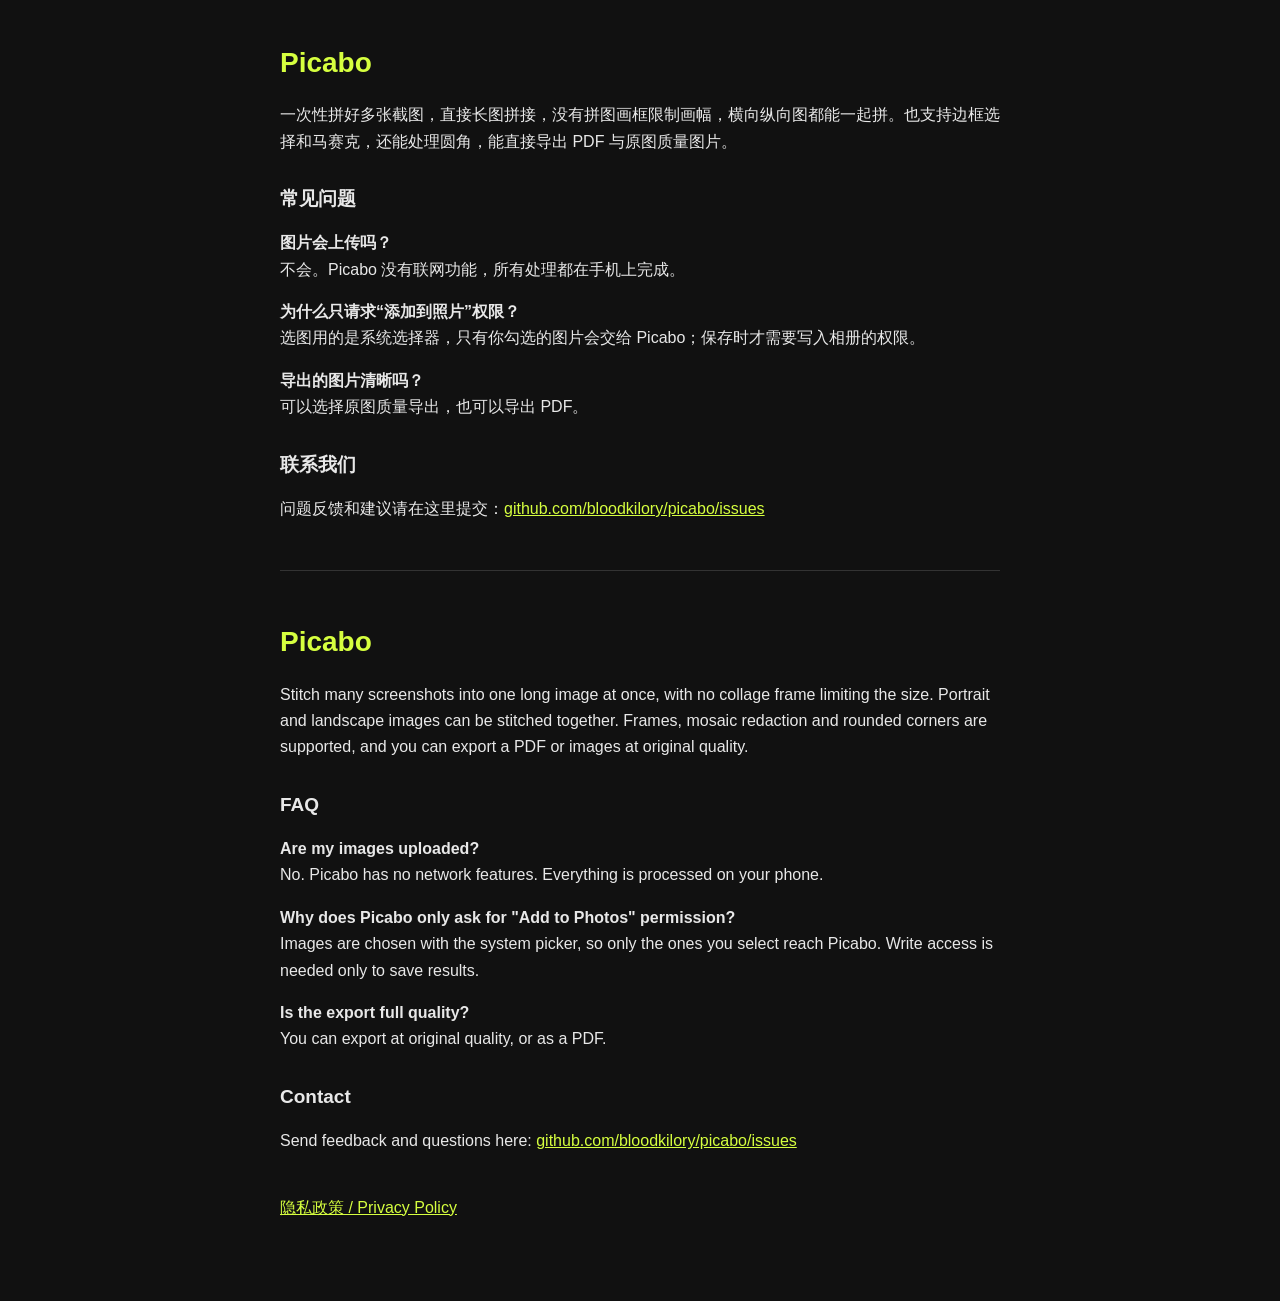
<file: index.html>
<!DOCTYPE html>
<html lang="zh-Hans">
<head>
<meta charset="utf-8">
<meta name="viewport" content="width=device-width, initial-scale=1">
<title>Picabo 支持 / Support</title>
<link rel="stylesheet" href="style.css">
</head>
<body>
<main>
<h1>Picabo</h1>
<p>一次性拼好多张截图，直接长图拼接，没有拼图画框限制画幅，横向纵向图都能一起拼。也支持边框选择和马赛克，还能处理圆角，能直接导出 PDF 与原图质量图片。</p>
<h2>常见问题</h2>
<p><b>图片会上传吗？</b><br>不会。Picabo 没有联网功能，所有处理都在手机上完成。</p>
<p><b>为什么只请求“添加到照片”权限？</b><br>选图用的是系统选择器，只有你勾选的图片会交给 Picabo；保存时才需要写入相册的权限。</p>
<p><b>导出的图片清晰吗？</b><br>可以选择原图质量导出，也可以导出 PDF。</p>
<h2>联系我们</h2>
<p>问题反馈和建议请在这里提交：<a href="https://github.com/bloodkilory/picabo/issues">github.com/bloodkilory/picabo/issues</a></p>

<hr>

<div lang="en">
<h1>Picabo</h1>
<p>Stitch many screenshots into one long image at once, with no collage frame limiting the size. Portrait and landscape images can be stitched together. Frames, mosaic redaction and rounded corners are supported, and you can export a PDF or images at original quality.</p>
<h2>FAQ</h2>
<p><b>Are my images uploaded?</b><br>No. Picabo has no network features. Everything is processed on your phone.</p>
<p><b>Why does Picabo only ask for "Add to Photos" permission?</b><br>Images are chosen with the system picker, so only the ones you select reach Picabo. Write access is needed only to save results.</p>
<p><b>Is the export full quality?</b><br>You can export at original quality, or as a PDF.</p>
<h2>Contact</h2>
<p>Send feedback and questions here: <a href="https://github.com/bloodkilory/picabo/issues">github.com/bloodkilory/picabo/issues</a></p>
</div>
<p class="back"><a href="privacy.html">隐私政策 / Privacy Policy</a></p>
</main>
</body>
</html>
</file>
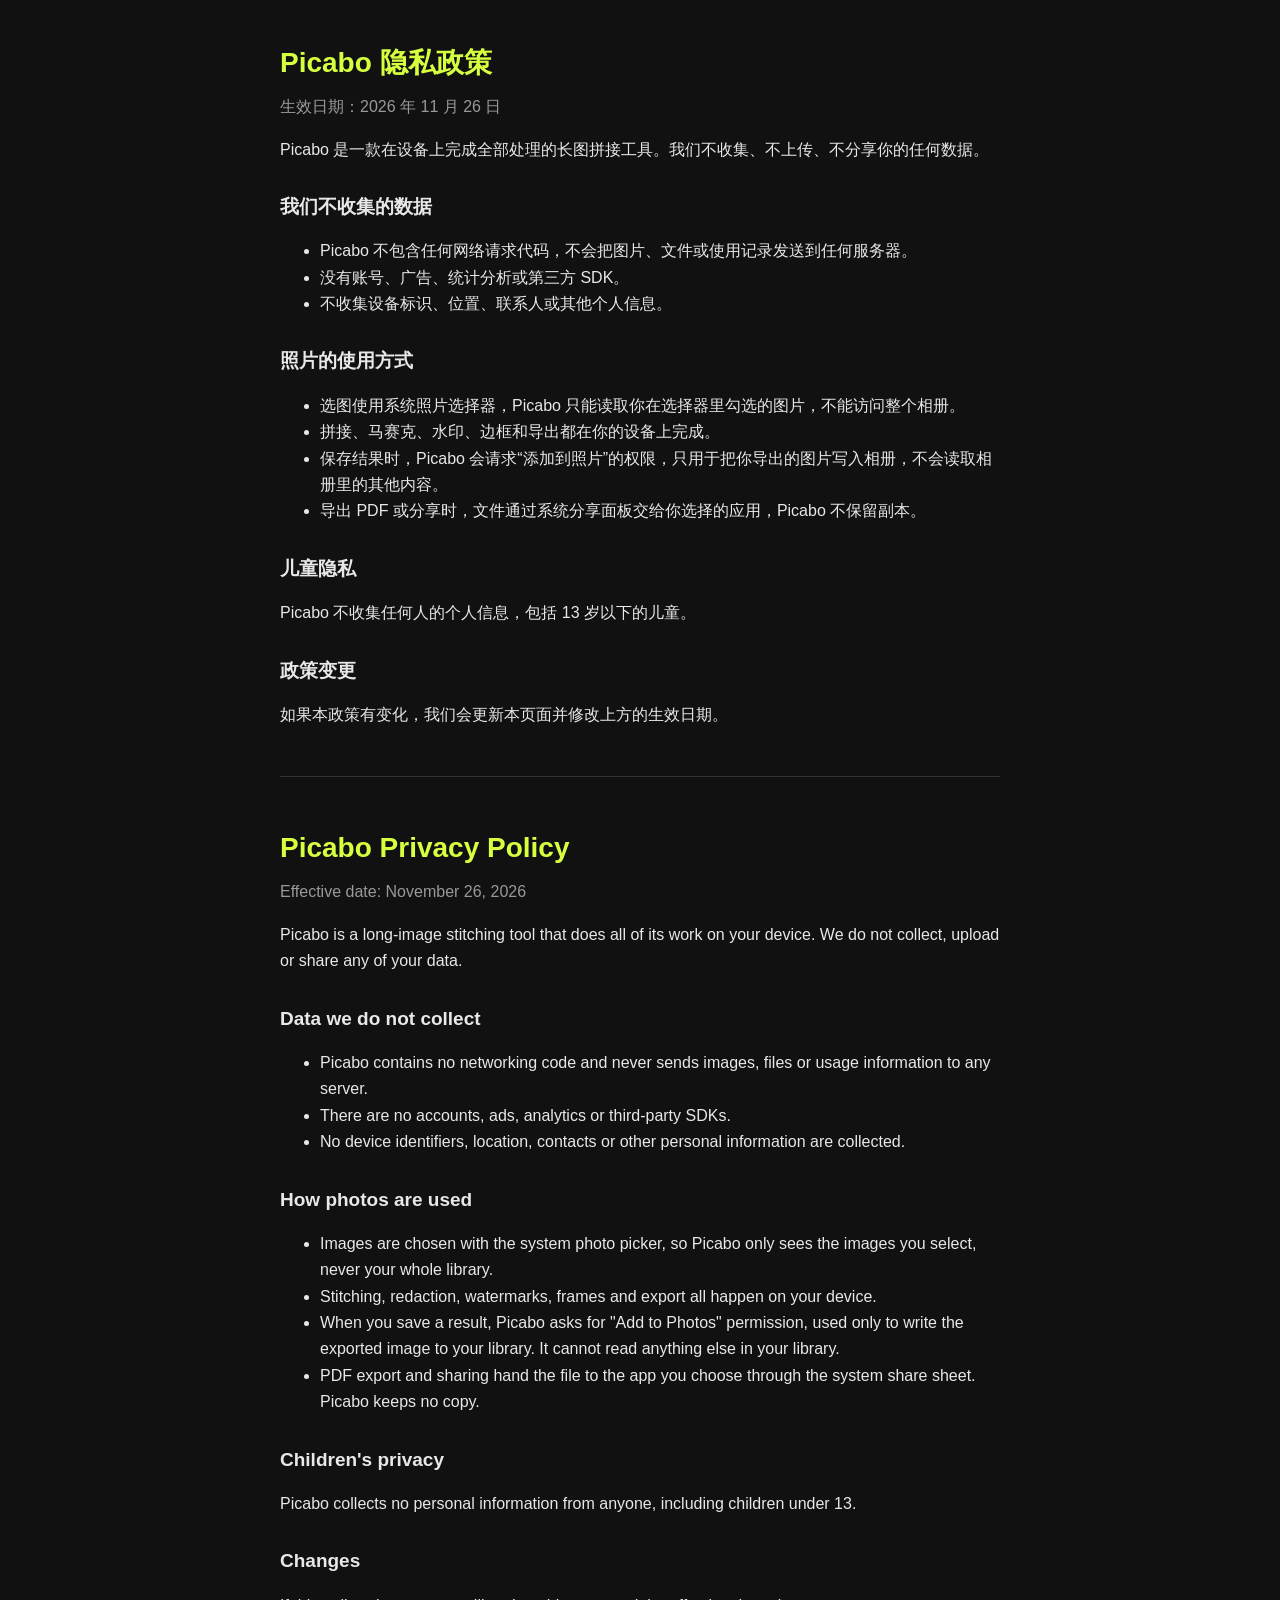
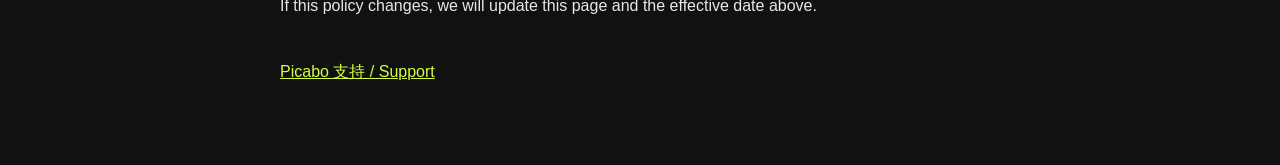
<file: privacy.html>
<!DOCTYPE html>
<html lang="zh-Hans">
<head>
<meta charset="utf-8">
<meta name="viewport" content="width=device-width, initial-scale=1">
<title>Picabo 隐私政策 / Privacy Policy</title>
<link rel="stylesheet" href="style.css">
</head>
<body>
<main>
<h1>Picabo 隐私政策</h1>
<p class="date">生效日期：2026 年 11 月 26 日</p>
<p>Picabo 是一款在设备上完成全部处理的长图拼接工具。我们不收集、不上传、不分享你的任何数据。</p>
<h2>我们不收集的数据</h2>
<ul>
<li>Picabo 不包含任何网络请求代码，不会把图片、文件或使用记录发送到任何服务器。</li>
<li>没有账号、广告、统计分析或第三方 SDK。</li>
<li>不收集设备标识、位置、联系人或其他个人信息。</li>
</ul>
<h2>照片的使用方式</h2>
<ul>
<li>选图使用系统照片选择器，Picabo 只能读取你在选择器里勾选的图片，不能访问整个相册。</li>
<li>拼接、马赛克、水印、边框和导出都在你的设备上完成。</li>
<li>保存结果时，Picabo 会请求“添加到照片”的权限，只用于把你导出的图片写入相册，不会读取相册里的其他内容。</li>
<li>导出 PDF 或分享时，文件通过系统分享面板交给你选择的应用，Picabo 不保留副本。</li>
</ul>
<h2>儿童隐私</h2>
<p>Picabo 不收集任何人的个人信息，包括 13 岁以下的儿童。</p>
<h2>政策变更</h2>
<p>如果本政策有变化，我们会更新本页面并修改上方的生效日期。</p>

<hr>

<h1 lang="en">Picabo Privacy Policy</h1>
<p class="date" lang="en">Effective date: November 26, 2026</p>
<div lang="en">
<p>Picabo is a long-image stitching tool that does all of its work on your device. We do not collect, upload or share any of your data.</p>
<h2>Data we do not collect</h2>
<ul>
<li>Picabo contains no networking code and never sends images, files or usage information to any server.</li>
<li>There are no accounts, ads, analytics or third-party SDKs.</li>
<li>No device identifiers, location, contacts or other personal information are collected.</li>
</ul>
<h2>How photos are used</h2>
<ul>
<li>Images are chosen with the system photo picker, so Picabo only sees the images you select, never your whole library.</li>
<li>Stitching, redaction, watermarks, frames and export all happen on your device.</li>
<li>When you save a result, Picabo asks for "Add to Photos" permission, used only to write the exported image to your library. It cannot read anything else in your library.</li>
<li>PDF export and sharing hand the file to the app you choose through the system share sheet. Picabo keeps no copy.</li>
</ul>
<h2>Children's privacy</h2>
<p>Picabo collects no personal information from anyone, including children under 13.</p>
<h2>Changes</h2>
<p>If this policy changes, we will update this page and the effective date above.</p>
</div>
<p class="back"><a href="index.html">Picabo 支持 / Support</a></p>
</main>
</body>
</html>
</file>
<file: style.css>
body { margin: 0; background: #111; color: #e8e8e8; font: 16px/1.65 -apple-system, BlinkMacSystemFont, "PingFang SC", "Helvetica Neue", sans-serif; }
main { max-width: 720px; margin: 0 auto; padding: 40px 20px 64px; }
h1 { color: #D6FF3F; font-size: 28px; margin: 0 0 8px; }
h2 { font-size: 19px; margin: 28px 0 8px; }
a { color: #D6FF3F; }
.date { color: #999; margin-top: 0; }
hr { border: 0; border-top: 1px solid #333; margin: 48px 0; }
.back { margin-top: 40px; }
</file>
